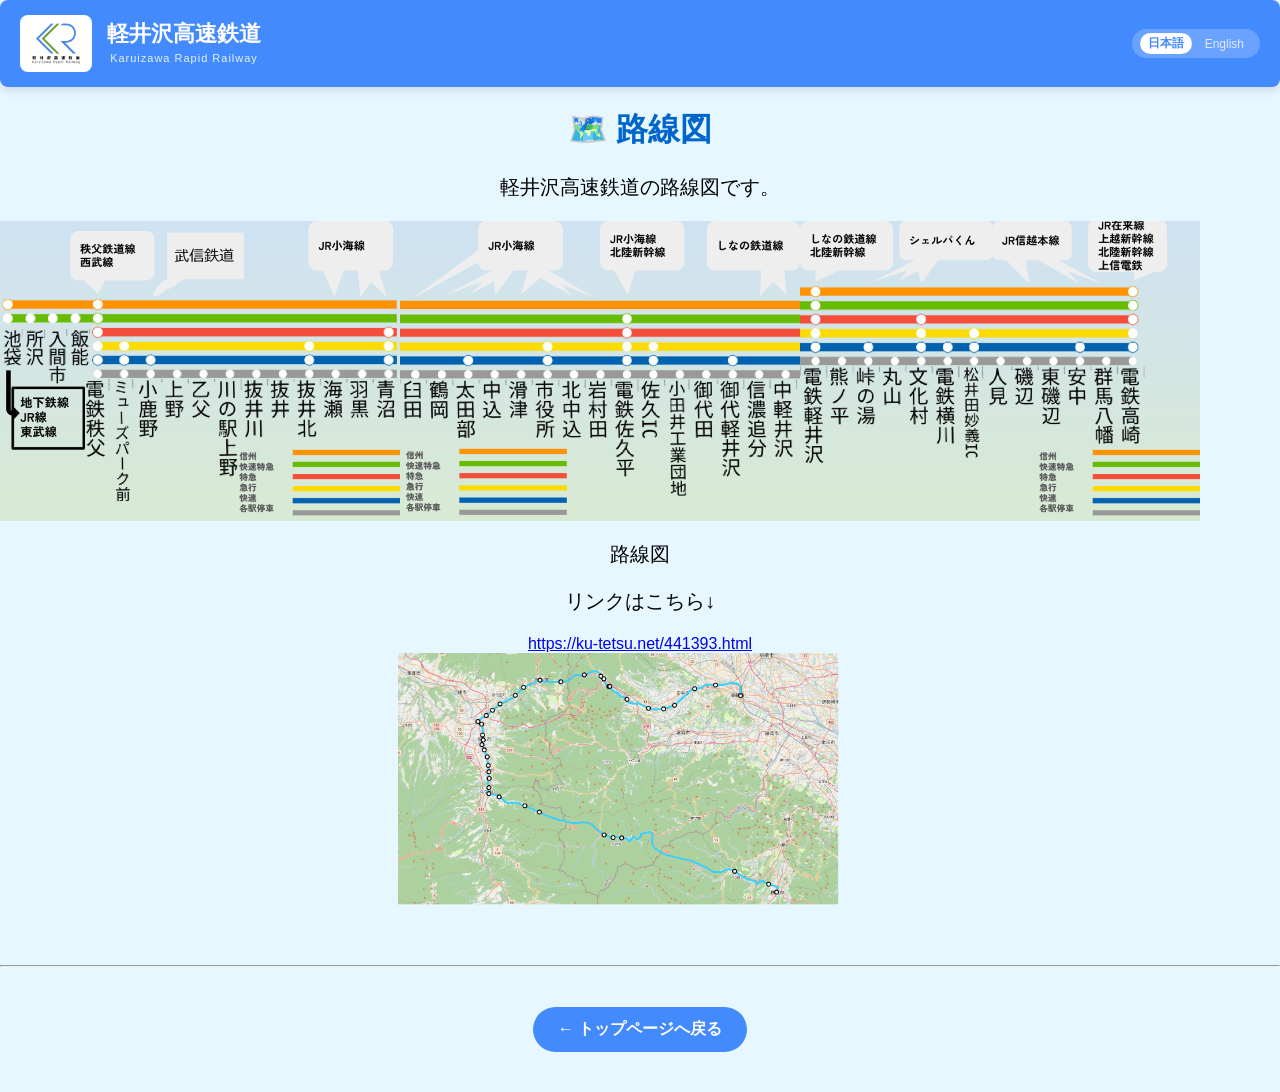
<file: rosenzu.html>
<!DOCTYPE html>
<html lang="ja">
<head>
    <meta charset="UTF-8">
    <title>路線図 | 軽井沢高速鉄道</title>
    <link rel="stylesheet" href="style.css">
    <link rel="icon" href="logo.png">
</head>
<body>

    <!-- 🚆 軽井沢高速鉄道 公式ヘッダー -->
<header style="background-color: #448aff; color: white; padding: 15px 20px; display: flex; align-items: center; justify-content: space-between; box-shadow: 0 4px 10px rgba(0,0,0,0.1); margin-bottom: 20px; border-radius: 8px;">
  <div style="display: flex; align-items: center; gap: 15px;">
    <!-- ロゴ画像 -->
    <div style="background-color: white; padding: 6px; border-radius: 8px; display: flex; align-items: center; justify-content: center;">
      <img src="logo.png" alt="ロゴ" style="height: 45px; display: block;">
    </div>
    <div>
      <h1 style="margin: 0; font-size: 22px; color: white; line-height: 1.2;">軽井沢高速鉄道</h1>
      <span style="font-size: 11px; color: #e3f2fd; letter-spacing: 1px;">Karuizawa Rapid Railway</span>
    </div>
  </div>

  <!-- 🌐 右側の言語表示（シンプル版） -->
  <div style="font-size: 12px; display: flex; gap: 5px; background-color: rgba(255,255,255,0.2); padding: 4px 8px; border-radius: 20px; align-items: center;">
    <span style="background-color: white; color: #448aff; padding: 2px 8px; border-radius: 12px; font-weight: bold;">日本語</span>
    <span style="color: white; padding: 2px 8px; opacity: 0.8;">English</span>
  </div>
</header>


    <h1>🗺️ 路線図</h1>
    <p>軽井沢高速鉄道の路線図です。</p>

    <!-- ★画像を表示する部分（PNGフォルダの中を見に行くように直しました） -->
   <div style="display: flex; overflow-x: auto; white-space: nowrap;">
        <img src="eki1.png" alt="路線図1" style="height: 300px;">
        <img src="eki2.png" alt="路線図2" style="height: 300px;">
        <img src="eki3.png" alt="路線図3" style="height: 300px;">
    </div>
    
<p>路線図</p>

<P>リンクはこちら↓</P>
<u1><a href="https://ku-tetsu.net/441393.html" target="_blank">https://ku-tetsu.net/441393.html</a>

<div style="display: flex; overflow-x: auto; white-space: nowrap;"></div>

<img src="rosenzu.png" alt="路線図1" style="height: 300px;">
    <hr>

    <!-- 🔙 トップに戻る -->
    <div style="text-align: center; margin-top: 40px; margin-bottom: 40px;">
      <a href="index.html" style="background: #448aff; color: white; padding: 12px 25px; border-radius: 25px; text-decoration: none; font-weight: bold; display: inline-block;">← トップページへ戻る</a>
    </div>

</body>
</html>
</file>
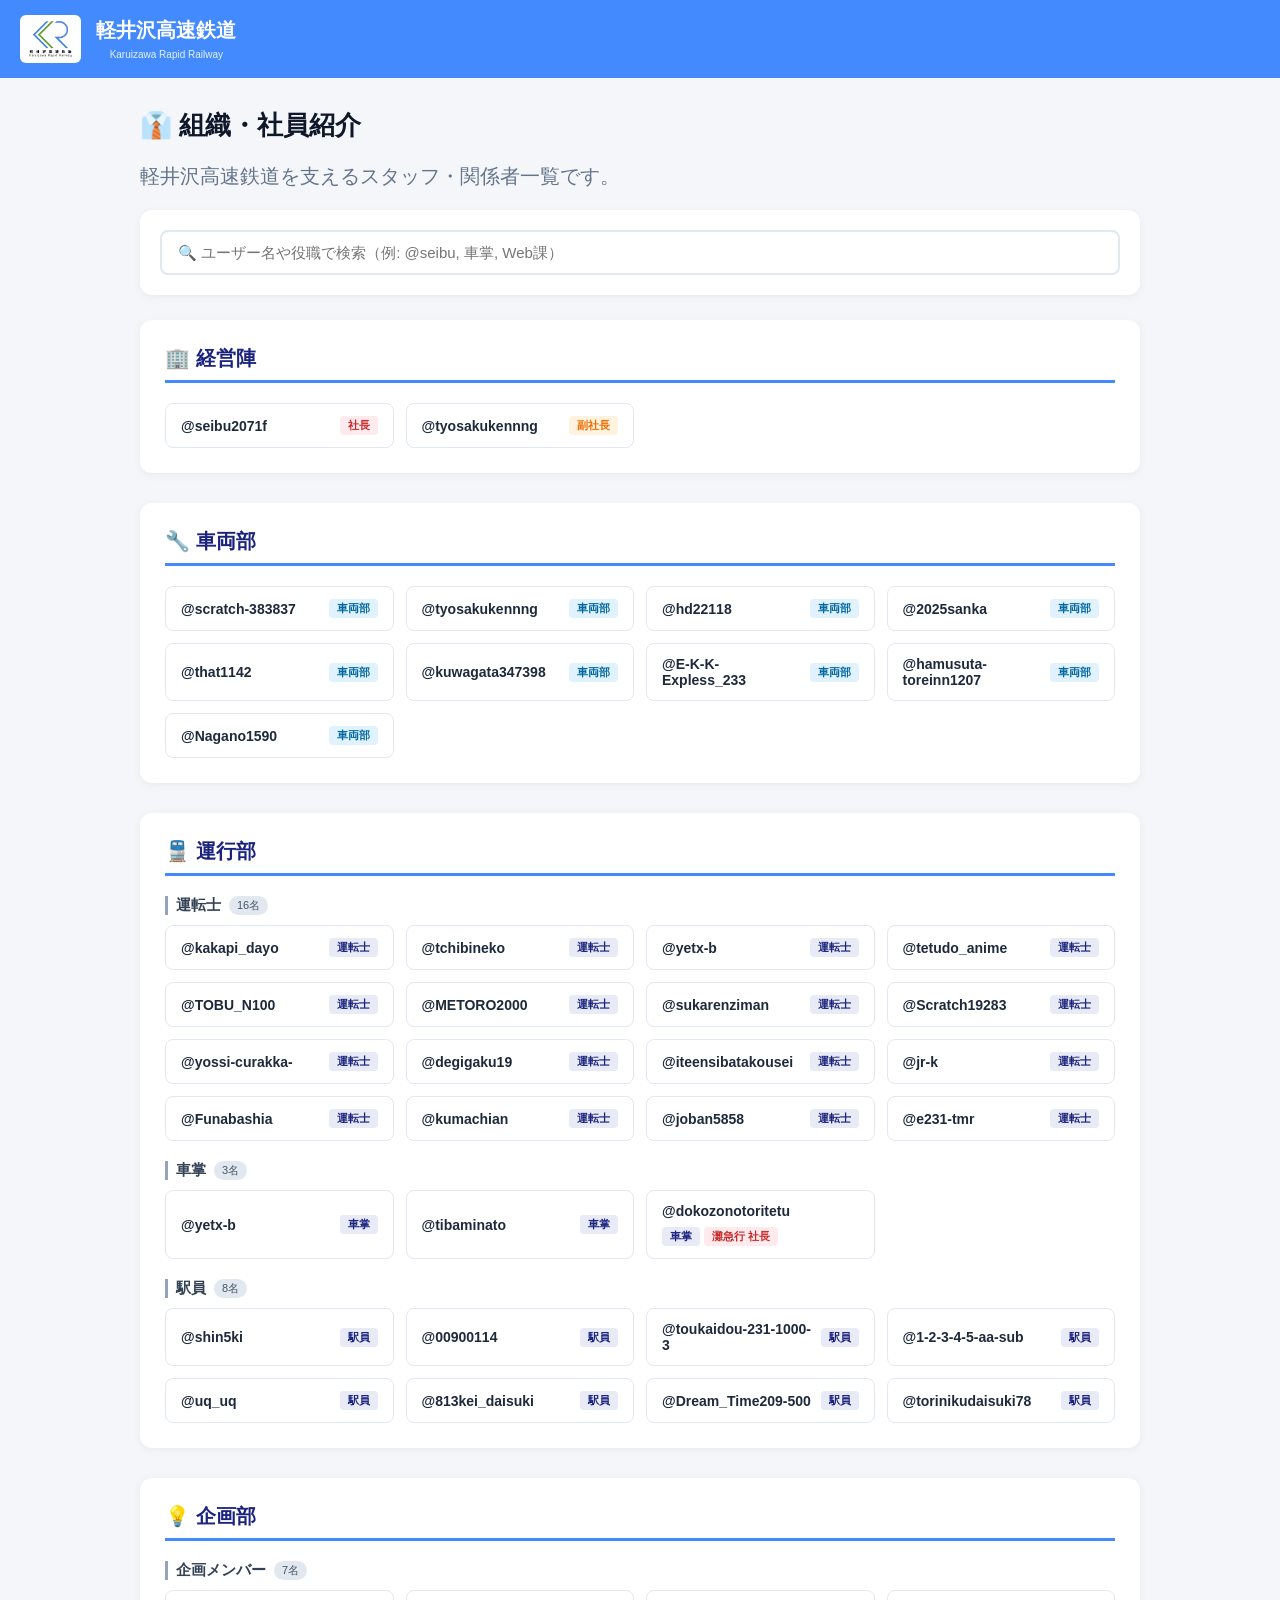
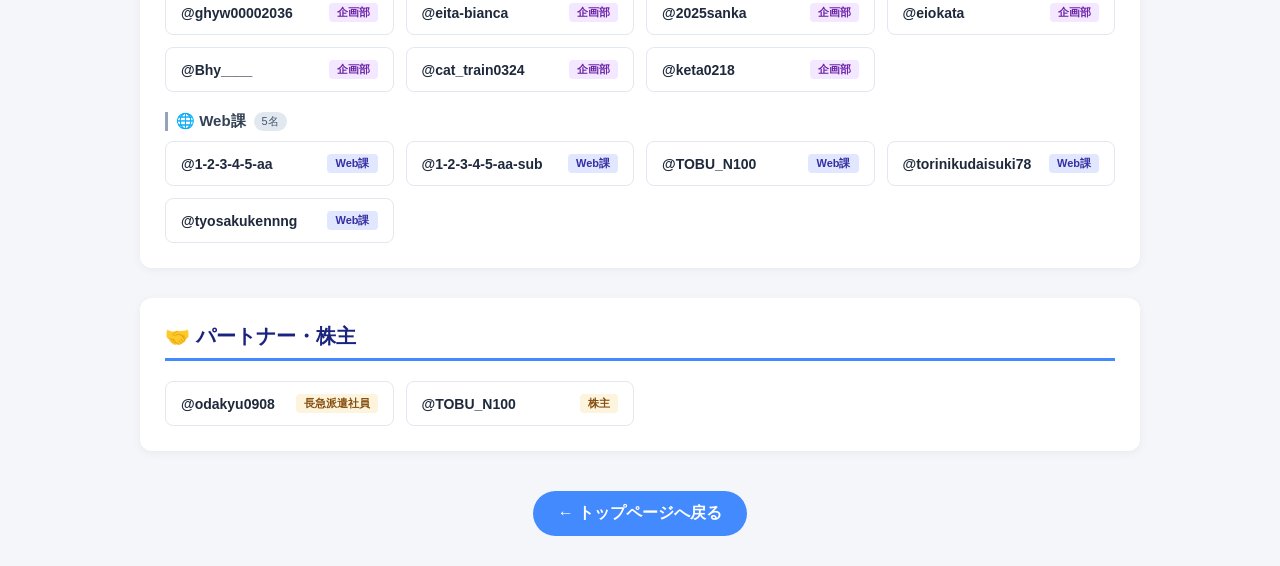
<file: syain.html>
<!DOCTYPE html>
<html lang="ja">
<head>
  <meta charset="UTF-8">
  <title>組織・社員紹介 | 軽井沢高速鉄道</title>
  <link rel="stylesheet" href="style.css">
  <link rel="icon" href="logo.png">
  <style>
    body {
      background-color: #f4f6f9;
      font-family: "Helvetica Neue", Arial, sans-serif;
      margin: 0;
      color: #333;
    }
    .container {
      max-width: 1000px;
      margin: 30px auto;
      padding: 0 20px;
    }
    
    /* 🔍 検索エリアのスタイル */
    .search-box-container {
      background: white;
      border-radius: 12px;
      padding: 20px;
      margin-bottom: 25px;
      box-shadow: 0 2px 10px rgba(0,0,0,0.05);
      display: flex;
      gap: 12px;
      align-items: center;
    }
    .search-input {
      width: 100%;
      padding: 12px 16px;
      font-size: 15px;
      border: 2px solid #e2e8f0;
      border-radius: 8px;
      outline: none;
      transition: border-color 0.2s ease;
    }
    .search-input:focus {
      border-color: #448aff;
    }

    /* 🏢 部署ごとの枠組み */
    .department-section {
      background: white;
      border-radius: 12px;
      padding: 25px;
      margin-bottom: 30px;
      box-shadow: 0 2px 10px rgba(0,0,0,0.05);
      transition: opacity 0.2s ease;
    }
    .department-title {
      font-size: 20px;
      color: #1a237e;
      border-bottom: 3px solid #448aff;
      padding-bottom: 8px;
      margin-top: 0;
      margin-bottom: 20px;
    }

    /* 役職サブ見出し ＆ 人数バッジ（コツ3） */
    .sub-title {
      font-size: 15px;
      color: #334155;
      font-weight: bold;
      margin: 20px 0 10px 0;
      padding-left: 8px;
      border-left: 3px solid #94a3b8;
      display: flex;
      align-items: center;
      gap: 8px;
    }
    .count-badge {
      font-size: 11px;
      background: #e2e8f0;
      color: #475569;
      padding: 2px 8px;
      border-radius: 12px;
      font-weight: normal;
    }

    /* グリッド配置 */
    .member-grid {
      display: grid;
      grid-template-columns: repeat(auto-fill, minmax(220px, 1fr));
      gap: 12px;
    }

    /* 社員カード ＆ ホバーアニメーション（コツ2） */
    .member-card {
      background: #ffffff;
      border: 1px solid #e2e8f0;
      border-radius: 8px;
      padding: 12px 15px;
      display: flex;
      align-items: center;
      justify-content: space-between;
      gap: 8px;
      transition: transform 0.2s ease, box-shadow 0.2s ease;
    }
    .member-card:hover {
      transform: translateY(-3px);
      box-shadow: 0 6px 15px rgba(0,0,0,0.08);
    }

    /* 複数タグを持つカード */
    .member-card.multi-tag {
      flex-wrap: wrap;
    }
    .role-group {
      display: flex;
      gap: 4px;
      flex-wrap: wrap;
    }
    
    /* 役職タグ基本スタイル */
    .member-role {
      font-size: 11px;
      font-weight: bold;
      padding: 2px 8px;
      border-radius: 4px;
      white-space: nowrap;
    }

    /* 🎨 役職別の色定義（コツ1） */
    .role-exec-top { background: #ffebee; color: #c62828; } /* 社長 */
    .role-exec-sub { background: #fff3e0; color: #ef6c00; } /* 副社長 */
    .role-tech     { background: #e0f2fe; color: #0369a1; } /* 車両部 */
    .role-operation{ background: #e8eaf6; color: #1a237e; } /* 運行部（運転士・車掌・駅員） */
    .role-planning { background: #f3e8ff; color: #6b21a8; } /* 企画部 */
    .role-web      { background: #e0e7ff; color: #3730a3; } /* Web課 */
    .role-partner  { background: #fcf4dd; color: #854d0e; } /* パートナー・株主 */

    /* ユーザー名 */
    .member-name {
      font-size: 14px;
      font-weight: bold;
      color: #1e293b;
      text-decoration: none;
    }
    .member-name:hover {
      color: #448aff;
      text-decoration: underline;
    }

    /* 検索非該当要素の非表示用クラス */
    .is-hidden {
      display: none !important;
    }
  </style>
</head>
<body>

  <!-- 公式ヘッダー -->
  <header style="background-color: #448aff; color: white; padding: 15px 20px; display: flex; align-items: center; justify-content: space-between;">
    <div style="display: flex; align-items: center; gap: 15px;">
      <img src="logo.png" alt="ロゴ" style="height: 40px; background: white; padding: 4px; border-radius: 6px;">
      <div>
        <h1 style="margin:0; font-size: 20px; color:white;">軽井沢高速鉄道</h1>
        <span style="font-size: 10px; color: #e3f2fd;">Karuizawa Rapid Railway</span>
      </div>
    </div>
  </header>

  <div class="container">
    <h1 style="font-size: 26px; color: #0f172a; margin-bottom: 10px;">👔 組織・社員紹介</h1>
    <p style="color: #64748b; margin-bottom: 20px;">軽井沢高速鉄道を支えるスタッフ・関係者一覧です。</p>

    <!-- 🔍 リアルタイム検索エリア（コツ4） -->
    <div class="search-box-container">
      <input type="text" id="memberSearch" class="search-input" placeholder="🔍 ユーザー名や役職で検索（例: @seibu, 車掌, Web課）">
    </div>

    <!-- 🏢 1. 経営陣 -->
    <div class="department-section">
      <h2 class="department-title">🏢 経営陣</h2>
      <div class="member-grid">
        <div class="member-card">
          <a class="member-name" href="https://scratch.mit.edu/users/seibu2071f" target="_blank">@seibu2071f</a>
          <span class="member-role role-exec-top">社長</span>
        </div>
        <div class="member-card">
          <a class="member-name" href="https://scratch.mit.edu/users/tyosakukennng" target="_blank">@tyosakukennng</a>
          <span class="member-role role-exec-sub">副社長</span>
        </div>
      </div>
    </div>

    <!-- 🔧 2. 車両部 -->
    <div class="department-section">
      <h2 class="department-title">🔧 車両部</h2>
      <div class="member-grid">
        <div class="member-card"><a class="member-name" href="https://scratch.mit.edu/users/scratch-383837" target="_blank">@scratch-383837</a><span class="member-role role-tech">車両部</span></div>
        <div class="member-card"><a class="member-name" href="https://scratch.mit.edu/users/tyosakukennng" target="_blank">@tyosakukennng</a><span class="member-role role-tech">車両部</span></div>
        <div class="member-card"><a class="member-name" href="https://scratch.mit.edu/users/hd22118" target="_blank">@hd22118</a><span class="member-role role-tech">車両部</span></div>
        <div class="member-card"><a class="member-name" href="https://scratch.mit.edu/users/2025sanka" target="_blank">@2025sanka</a><span class="member-role role-tech">車両部</span></div>
        <div class="member-card"><a class="member-name" href="https://scratch.mit.edu/users/that1142" target="_blank">@that1142</a><span class="member-role role-tech">車両部</span></div>
        <div class="member-card"><a class="member-name" href="https://scratch.mit.edu/users/kuwagata347398" target="_blank">@kuwagata347398</a><span class="member-role role-tech">車両部</span></div>
        <div class="member-card"><a class="member-name" href="https://scratch.mit.edu/users/E-K-K-Expless_233" target="_blank">@E-K-K-Expless_233</a><span class="member-role role-tech">車両部</span></div>
        <div class="member-card"><a class="member-name" href="https://scratch.mit.edu/users/hamusuta-toreinn1207" target="_blank">@hamusuta-toreinn1207</a><span class="member-role role-tech">車両部</span></div>
        <div class="member-card"><a class="member-name" href="https://scratch.mit.edu/users/Nagano1590" target="_blank">@Nagano1590</a><span class="member-role role-tech">車両部</span></div>
      </div>
    </div>

    <!-- 🚆 3. 運行部 -->
    <div class="department-section">
      <h2 class="department-title">🚆 運行部</h2>
      
      <!-- コツ3: 人数カウントバッジ -->
      <div class="sub-title">運転士 <span class="count-badge">16名</span></div>
      <div class="member-grid">
        <div class="member-card"><a class="member-name" href="https://scratch.mit.edu/users/kakapi_dayo" target="_blank">@kakapi_dayo</a><span class="member-role role-operation">運転士</span></div>
        <div class="member-card"><a class="member-name" href="https://scratch.mit.edu/users/tchibineko" target="_blank">@tchibineko</a><span class="member-role role-operation">運転士</span></div>
        <div class="member-card"><a class="member-name" href="https://scratch.mit.edu/users/yetx-b" target="_blank">@yetx-b</a><span class="member-role role-operation">運転士</span></div>
        <div class="member-card"><a class="member-name" href="https://scratch.mit.edu/users/tetudo_anime" target="_blank">@tetudo_anime</a><span class="member-role role-operation">運転士</span></div>
        <div class="member-card"><a class="member-name" href="https://scratch.mit.edu/users/TOBU_N100" target="_blank">@TOBU_N100</a><span class="member-role role-operation">運転士</span></div>
        <div class="member-card"><a class="member-name" href="https://scratch.mit.edu/users/METORO2000" target="_blank">@METORO2000</a><span class="member-role role-operation">運転士</span></div>
        <div class="member-card"><a class="member-name" href="https://scratch.mit.edu/users/sukarenziman" target="_blank">@sukarenziman</a><span class="member-role role-operation">運転士</span></div>
        <div class="member-card"><a class="member-name" href="https://scratch.mit.edu/users/Scratch19283" target="_blank">@Scratch19283</a><span class="member-role role-operation">運転士</span></div>
        <div class="member-card"><a class="member-name" href="https://scratch.mit.edu/users/yossi-curakka-" target="_blank">@yossi-curakka-</a><span class="member-role role-operation">運転士</span></div>
        <div class="member-card"><a class="member-name" href="https://scratch.mit.edu/users/degigaku19" target="_blank">@degigaku19</a><span class="member-role role-operation">運転士</span></div>
        <div class="member-card"><a class="member-name" href="https://scratch.mit.edu/users/iteensibatakousei" target="_blank">@iteensibatakousei</a><span class="member-role role-operation">運転士</span></div>
        <div class="member-card"><a class="member-name" href="https://scratch.mit.edu/users/jr-k" target="_blank">@jr-k</a><span class="member-role role-operation">運転士</span></div>
        <div class="member-card"><a class="member-name" href="https://scratch.mit.edu/users/Funabashia" target="_blank">@Funabashia</a><span class="member-role role-operation">運転士</span></div>
        <div class="member-card"><a class="member-name" href="https://scratch.mit.edu/users/kumachian" target="_blank">@kumachian</a><span class="member-role role-operation">運転士</span></div>
        <div class="member-card"><a class="member-name" href="https://scratch.mit.edu/users/joban5858" target="_blank">@joban5858</a><span class="member-role role-operation">運転士</span></div>
        <div class="member-card"><a class="member-name" href="https://scratch.mit.edu/users/e231-tmr" target="_blank">@e231-tmr</a><span class="member-role role-operation">運転士</span></div>
      </div>

      <div class="sub-title">車掌 <span class="count-badge">3名</span></div>
      <div class="member-grid">
        <div class="member-card"><a class="member-name" href="https://scratch.mit.edu/users/yetx-b" target="_blank">@yetx-b</a><span class="member-role role-operation">車掌</span></div>
        <div class="member-card"><a class="member-name" href="https://scratch.mit.edu/users/tibaminato" target="_blank">@tibaminato</a><span class="member-role role-operation">車掌</span></div>
        <div class="member-card multi-tag">
          <a class="member-name" href="https://scratch.mit.edu/users/dokozonotoritetu" target="_blank">@dokozonotoritetu</a>
          <div class="role-group">
            <span class="member-role role-operation">車掌</span>
            <span class="member-role role-exec-top">灘急行 社長</span>
          </div>
        </div>
      </div>

      <div class="sub-title">駅員 <span class="count-badge">8名</span></div>
      <div class="member-grid">
        <div class="member-card"><a class="member-name" href="https://scratch.mit.edu/users/shin5ki" target="_blank">@shin5ki</a><span class="member-role role-operation">駅員</span></div>
        <div class="member-card"><a class="member-name" href="https://scratch.mit.edu/users/00900114" target="_blank">@00900114</a><span class="member-role role-operation">駅員</span></div>
        <div class="member-card"><a class="member-name" href="https://scratch.mit.edu/users/toukaidou-231-1000-3" target="_blank">@toukaidou-231-1000-3</a><span class="member-role role-operation">駅員</span></div>
        <div class="member-card"><a class="member-name" href="https://scratch.mit.edu/users/1-2-3-4-5-aa-sub" target="_blank">@1-2-3-4-5-aa-sub</a><span class="member-role role-operation">駅員</span></div>
        <div class="member-card"><a class="member-name" href="https://scratch.mit.edu/users/uq_uq" target="_blank">@uq_uq</a><span class="member-role role-operation">駅員</span></div>
        <div class="member-card"><a class="member-name" href="https://scratch.mit.edu/users/813kei_daisuki" target="_blank">@813kei_daisuki</a><span class="member-role role-operation">駅員</span></div>
        <div class="member-card"><a class="member-name" href="https://scratch.mit.edu/users/Dream_Time209-500" target="_blank">@Dream_Time209-500</a><span class="member-role role-operation">駅員</span></div>
        <div class="member-card"><a class="member-name" href="https://scratch.mit.edu/users/torinikudaisuki78" target="_blank">@torinikudaisuki78</a><span class="member-role role-operation">駅員</span></div>
      </div>
    </div>

    <!-- 💡 4. 企画部 -->
    <div class="department-section">
      <h2 class="department-title">💡 企画部</h2>
      
      <div class="sub-title">企画メンバー <span class="count-badge">7名</span></div>
      <div class="member-grid">
        <div class="member-card"><a class="member-name" href="https://scratch.mit.edu/users/ghyw00002036" target="_blank">@ghyw00002036</a><span class="member-role role-planning">企画部</span></div>
        <div class="member-card"><a class="member-name" href="https://scratch.mit.edu/users/eita-bianca" target="_blank">@eita-bianca</a><span class="member-role role-planning">企画部</span></div>
        <div class="member-card"><a class="member-name" href="https://scratch.mit.edu/users/2025sanka" target="_blank">@2025sanka</a><span class="member-role role-planning">企画部</span></div>
        <div class="member-card"><a class="member-name" href="https://scratch.mit.edu/users/eiokata" target="_blank">@eiokata</a><span class="member-role role-planning">企画部</span></div>
        <div class="member-card"><a class="member-name" href="https://scratch.mit.edu/users/Bhy____" target="_blank">@Bhy____</a><span class="member-role role-planning">企画部</span></div>
        <div class="member-card"><a class="member-name" href="https://scratch.mit.edu/users/cat_train0324" target="_blank">@cat_train0324</a><span class="member-role role-planning">企画部</span></div>
        <div class="member-card"><a class="member-name" href="https://scratch.mit.edu/users/keta0218" target="_blank">@keta0218</a><span class="member-role role-planning">企画部</span></div>
      </div>

      <div class="sub-title">🌐 Web課 <span class="count-badge">5名</span></div>
      <div class="member-grid">
        <div class="member-card"><a class="member-name" href="https://scratch.mit.edu/users/1-2-3-4-5-aa" target="_blank">@1-2-3-4-5-aa</a><span class="member-role role-web">Web課</span></div>
        <div class="member-card"><a class="member-name" href="https://scratch.mit.edu/users/1-2-3-4-5-aa-sub" target="_blank">@1-2-3-4-5-aa-sub</a><span class="member-role role-web">Web課</span></div>
        <div class="member-card"><a class="member-name" href="https://scratch.mit.edu/users/TOBU_N100" target="_blank">@TOBU_N100</a><span class="member-role role-web">Web課</span></div>
        <div class="member-card"><a class="member-name" href="https://scratch.mit.edu/users/torinikudaisuki78" target="_blank">@torinikudaisuki78</a><span class="member-role role-web">Web課</span></div>
        <div class="member-card"><a class="member-name" href="https://scratch.mit.edu/users/tyosakukennng" target="_blank">@tyosakukennng</a><span class="member-role role-web">Web課</span></div>
      </div>
    </div>

    <!-- 🤝 5. パートナー・株主など -->
    <div class="department-section">
      <h2 class="department-title">🤝 パートナー・株主</h2>
      <div class="member-grid">
        <div class="member-card">
          <a class="member-name" href="https://scratch.mit.edu/users/odakyu0908" target="_blank">@odakyu0908</a>
          <span class="member-role role-partner">長急派遣社員</span>
        </div>
        <div class="member-card">
          <a class="member-name" href="https://scratch.mit.edu/users/TOBU_N100" target="_blank">@TOBU_N100</a>
          <span class="member-role role-partner">株主</span>
        </div>
      </div>
    </div>

    <!-- 🔙 トップに戻る -->
    <div style="text-align: center; margin-top: 40px;">
      <a href="index.html" style="background: #448aff; color: white; padding: 12px 25px; border-radius: 25px; text-decoration: none; font-weight: bold; display: inline-block;">← トップページへ戻る</a>
    </div>

  </div>

  <!-- ⚡ リアルタイム検索JS -->
  <script>
    const searchInput = document.getElementById('memberSearch');
    const memberCards = document.querySelectorAll('.member-card');
    const memberGrids = document.querySelectorAll('.member-grid');

    searchInput.addEventListener('input', (e) => {
      const query = e.target.value.toLowerCase().trim();

      memberCards.forEach(card => {
        const text = card.textContent.toLowerCase();
        if (text.includes(query)) {
          card.classList.remove('is-hidden');
        } else {
          card.classList.add('is-hidden');
        }
      });

      memberGrids.forEach(grid => {
        const visibleCards = grid.querySelectorAll('.member-card:not(.is-hidden)');
        const subTitle = grid.previousElementSibling;
        
        if (subTitle && subTitle.classList.contains('sub-title')) {
          if (visibleCards.length === 0) {
            subTitle.classList.add('is-hidden');
          } else {
            subTitle.classList.remove('is-hidden');
          }
        }
      });

      document.querySelectorAll('.department-section').forEach(section => {
        const visibleCardsInSection = section.querySelectorAll('.member-card:not(.is-hidden)');
        if (visibleCardsInSection.length === 0) {
          section.classList.add('is-hidden');
        } else {
          section.classList.remove('is-hidden');
        }
      });
    });
  </script>

</body>
</html>
</file>
<file: style.css>
/* ==========================================
   既存のスタイル設定
   ========================================== */
body {
    background-color: #e6f7ff;
    font-family: "Yu Gothic", sans-serif;
    text-align: center;
    margin: 0;
    padding: 0;
}

h1 {
    color: #0066cc;
}

p {
    font-size: 20px;
}

ul {
    list-style: none;
    padding: 0;
}


/* ==========================================
   追加：レイアウト・カード・検索エリアのCSS
   ========================================== */

/* 全体の枠組み（中央寄せ・テキスト配置の修復） */
.container {
    max-width: 1000px;
    margin: 30px auto;
    padding: 0 20px;
    text-align: left; /* カード内の文字が中央揃えで崩れるのを防止 */
}

/* 🔍 リアルタイム検索エリア（コツ4） */
.search-box-container {
    background: #ffffff;
    border-radius: 12px;
    padding: 20px;
    margin-bottom: 25px;
    box-shadow: 0 2px 10px rgba(0, 0, 0, 0.05);
    display: flex;
    gap: 12px;
    align-items: center;
}

.search-input {
    width: 100%;
    padding: 12px 16px;
    font-size: 15px;
    border: 2px solid #e2e8f0;
    border-radius: 8px;
    outline: none;
    transition: border-color 0.2s ease;
}

.search-input:focus {
    border-color: #0066cc;
}

/* 🏢 部署セクション */
.department-section {
    background: #ffffff;
    border-radius: 12px;
    padding: 25px;
    margin-bottom: 30px;
    box-shadow: 0 2px 10px rgba(0, 0, 0, 0.05);
    transition: opacity 0.2s ease;
}

.department-title {
    font-size: 20px;
    color: #0066cc;
    border-bottom: 3px solid #0066cc;
    padding-bottom: 8px;
    margin-top: 0;
    margin-bottom: 20px;
}

/* 役職サブ見出し ＆ 人数バッジ（コツ3） */
.sub-title {
    font-size: 15px;
    color: #334155;
    font-weight: bold;
    margin: 20px 0 10px 0;
    padding-left: 8px;
    border-left: 3px solid #94a3b8;
    display: flex;
    align-items: center;
    gap: 8px;
}

.count-badge {
    font-size: 11px;
    background: #e2e8f0;
    color: #475569;
    padding: 2px 8px;
    border-radius: 12px;
    font-weight: normal;
}

/* 🎴 グリッド・社員カード ＆ ホバーアニメーション（コツ2） */
.member-grid {
    display: grid;
    grid-template-columns: repeat(auto-fill, minmax(220px, 1fr));
    gap: 12px;
}

.member-card {
    background: #ffffff;
    border: 1px solid #e2e8f0;
    border-radius: 8px;
    padding: 12px 15px;
    display: flex;
    align-items: center;
    justify-content: space-between;
    gap: 8px;
    transition: transform 0.2s ease, box-shadow 0.2s ease;
}

.member-card:hover {
    transform: translateY(-3px);
    box-shadow: 0 6px 15px rgba(0, 0, 0, 0.08);
}

.member-card.multi-tag {
    flex-wrap: wrap;
}

.role-group {
    display: flex;
    gap: 4px;
    flex-wrap: wrap;
}

.member-name {
    font-size: 14px;
    font-weight: bold;
    color: #1e293b;
    text-decoration: none;
}

.member-name:hover {
    color: #0066cc;
    text-decoration: underline;
}

/* 🎨 役職タグの色分け（コツ1） */
.member-role {
    font-size: 11px;
    font-weight: bold;
    padding: 2px 8px;
    border-radius: 4px;
    white-space: nowrap;
}

.role-exec-top  { background: #ffebee; color: #c62828; } /* 社長 */
.role-exec-sub  { background: #fff3e0; color: #ef6c00; } /* 副社長 */
.role-tech      { background: #e0f2fe; color: #0369a1; } /* 車両部 */
.role-operation { background: #e8eaf6; color: #1a237e; } /* 運行部 */
.role-planning  { background: #f3e8ff; color: #6b21a8; } /* 企画部 */
.role-web       { background: #e0e7ff; color: #3730a3; } /* Web課 */
.role-partner   { background: #fcf4dd; color: #854d0e; } /* パートナー・株主 */

/* 検索用コントロール */
.is-hidden {
    display: none !important;
}
</file>
